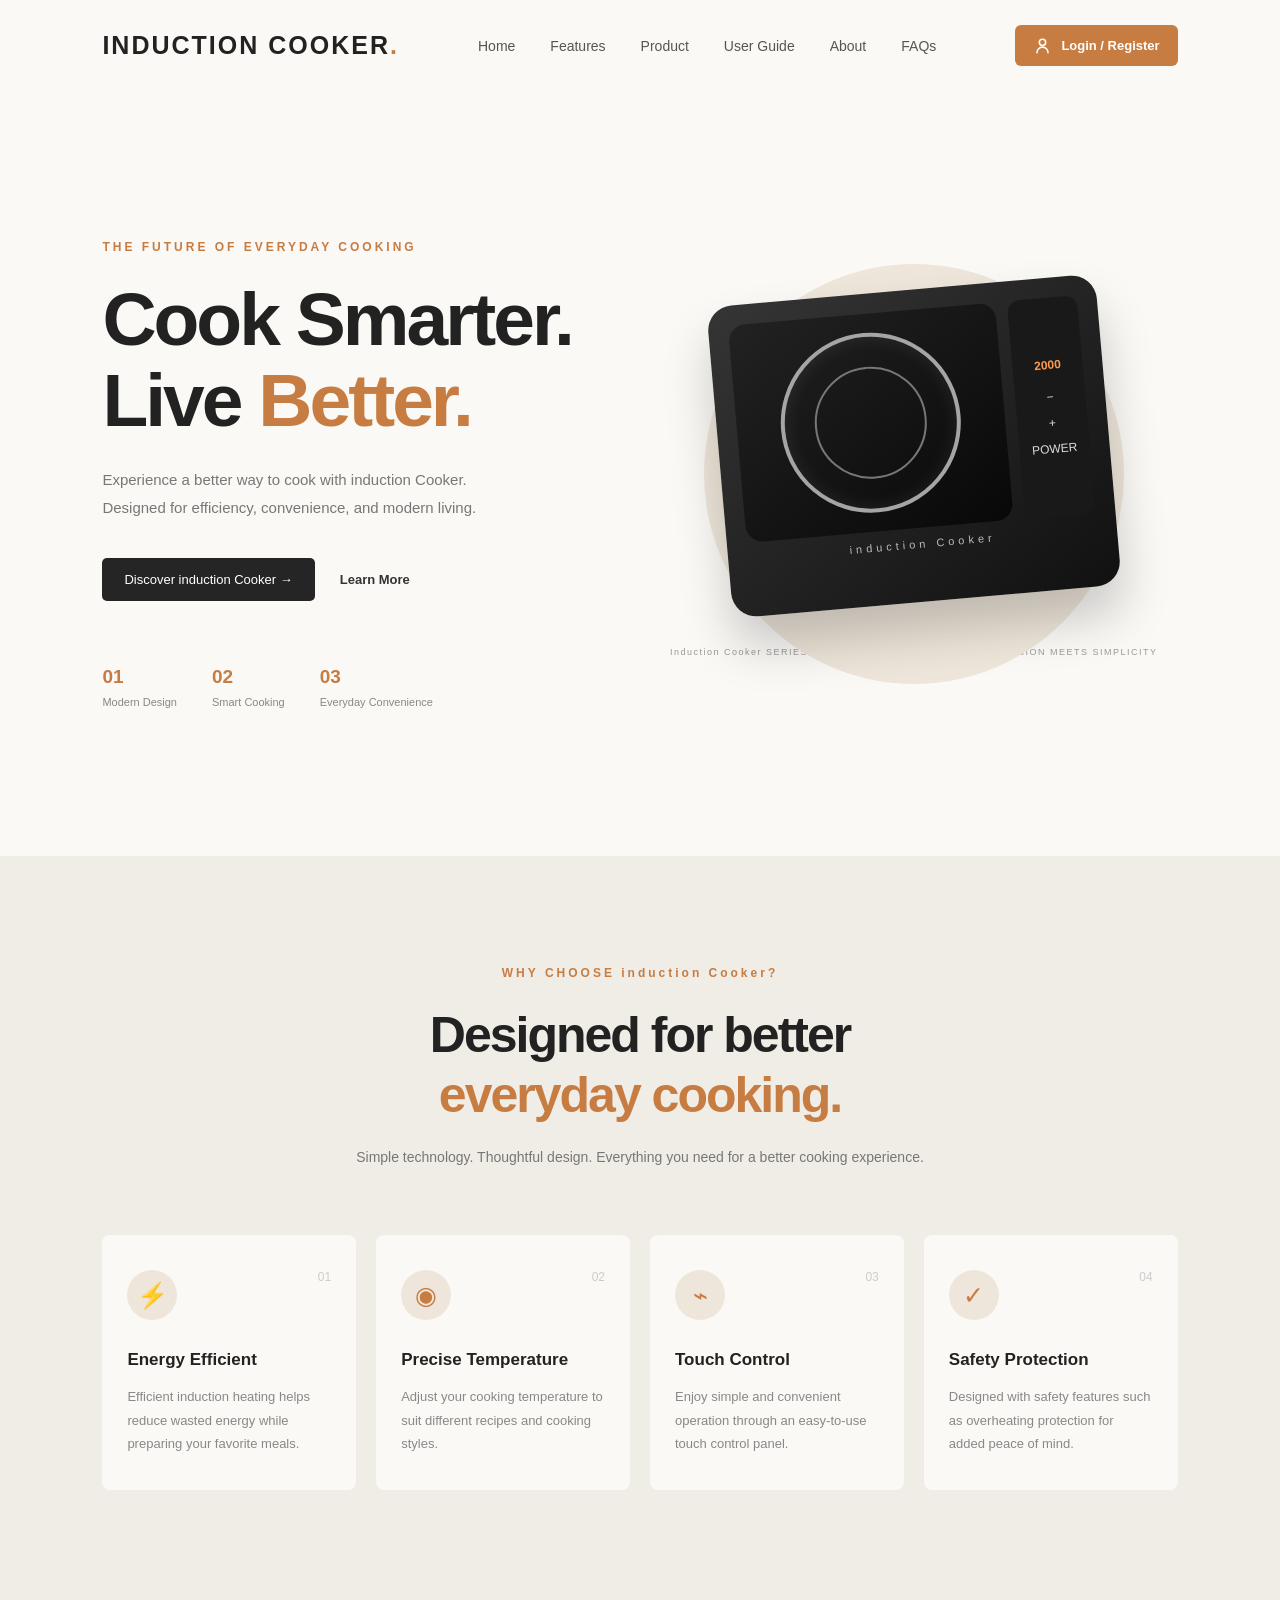
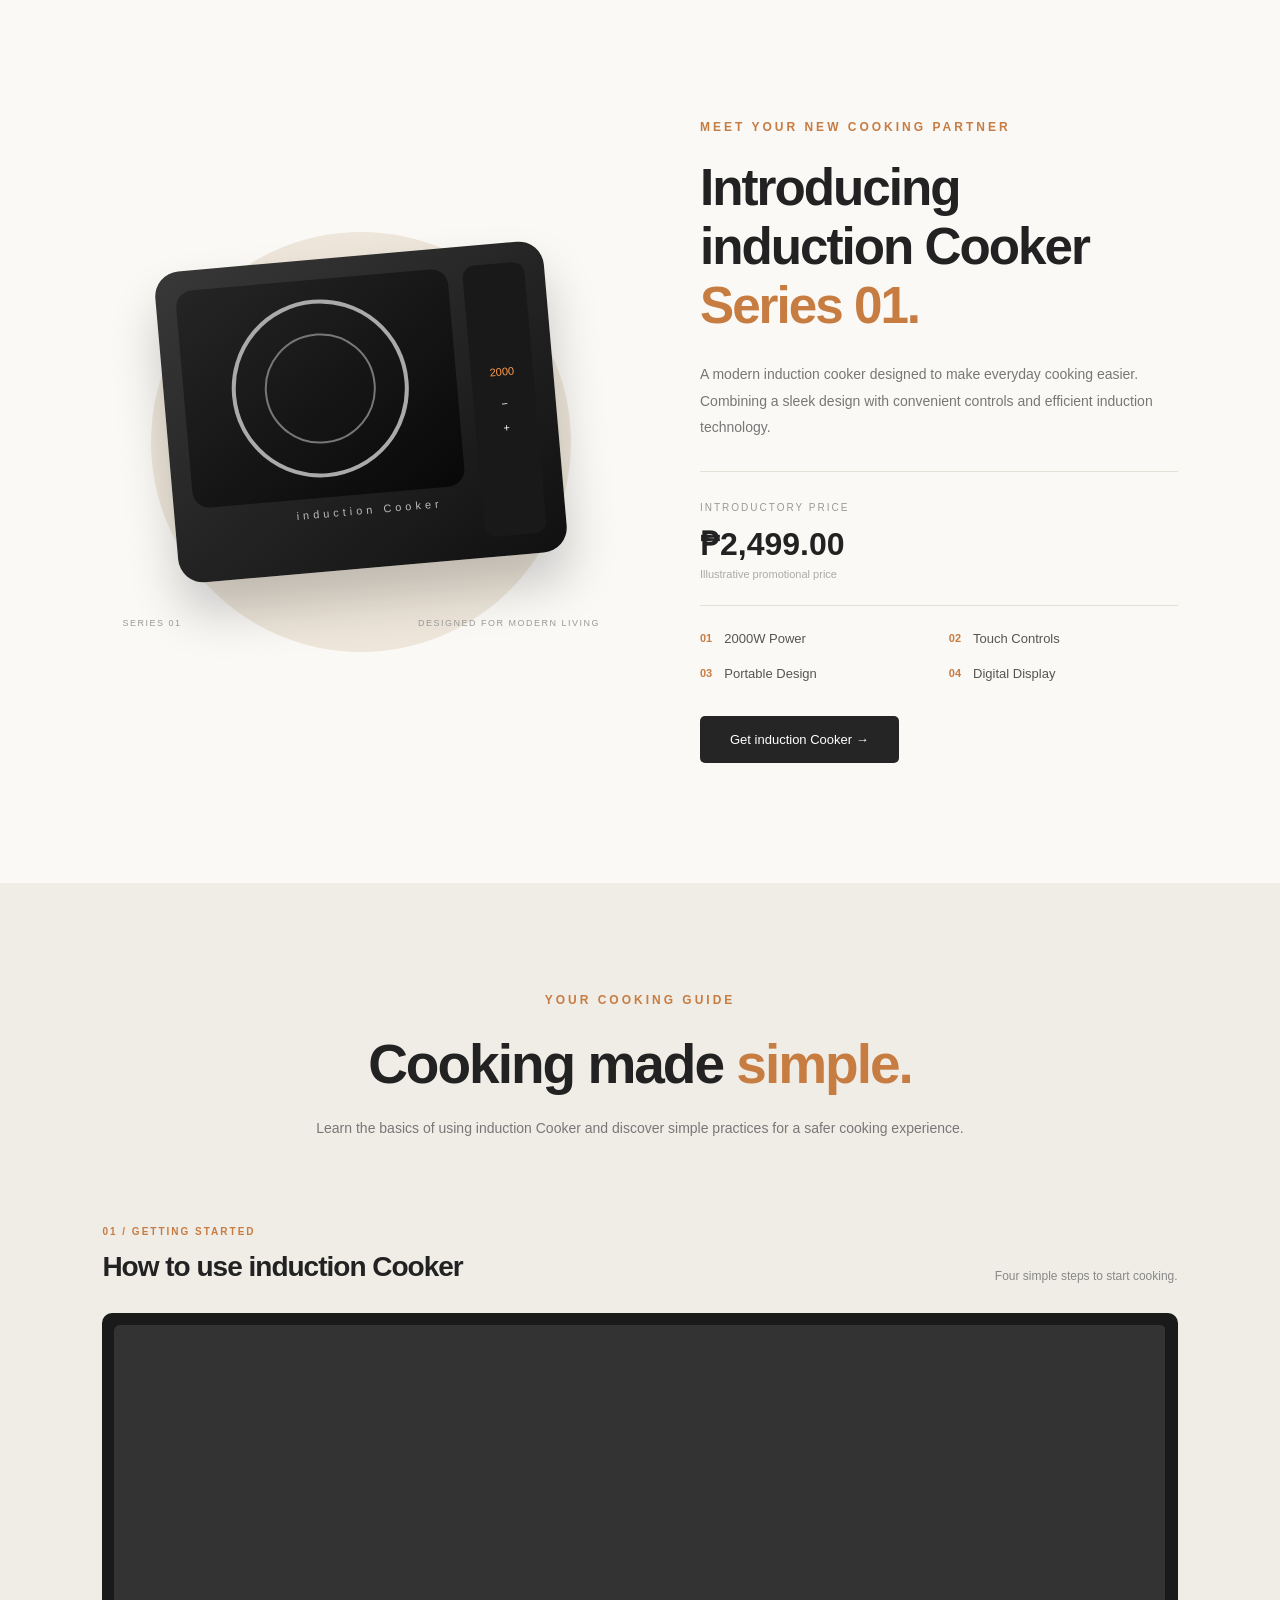
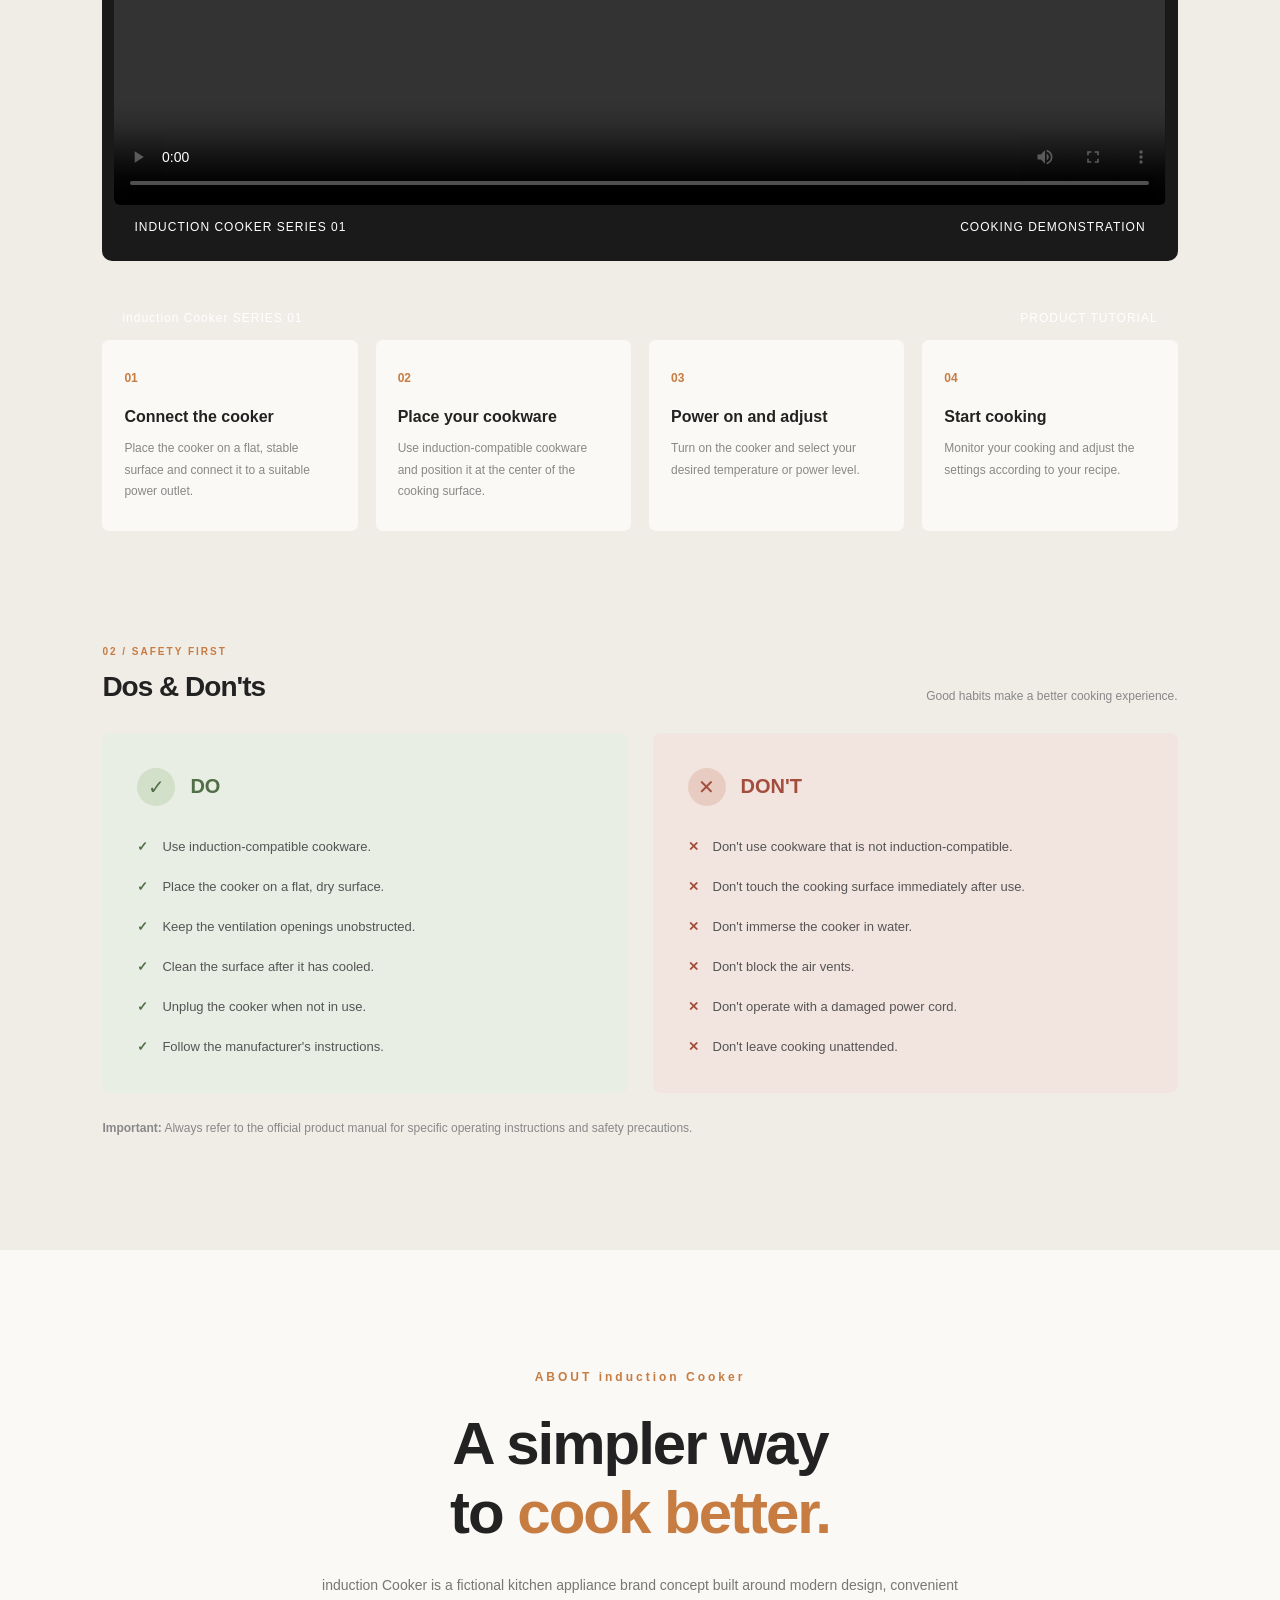
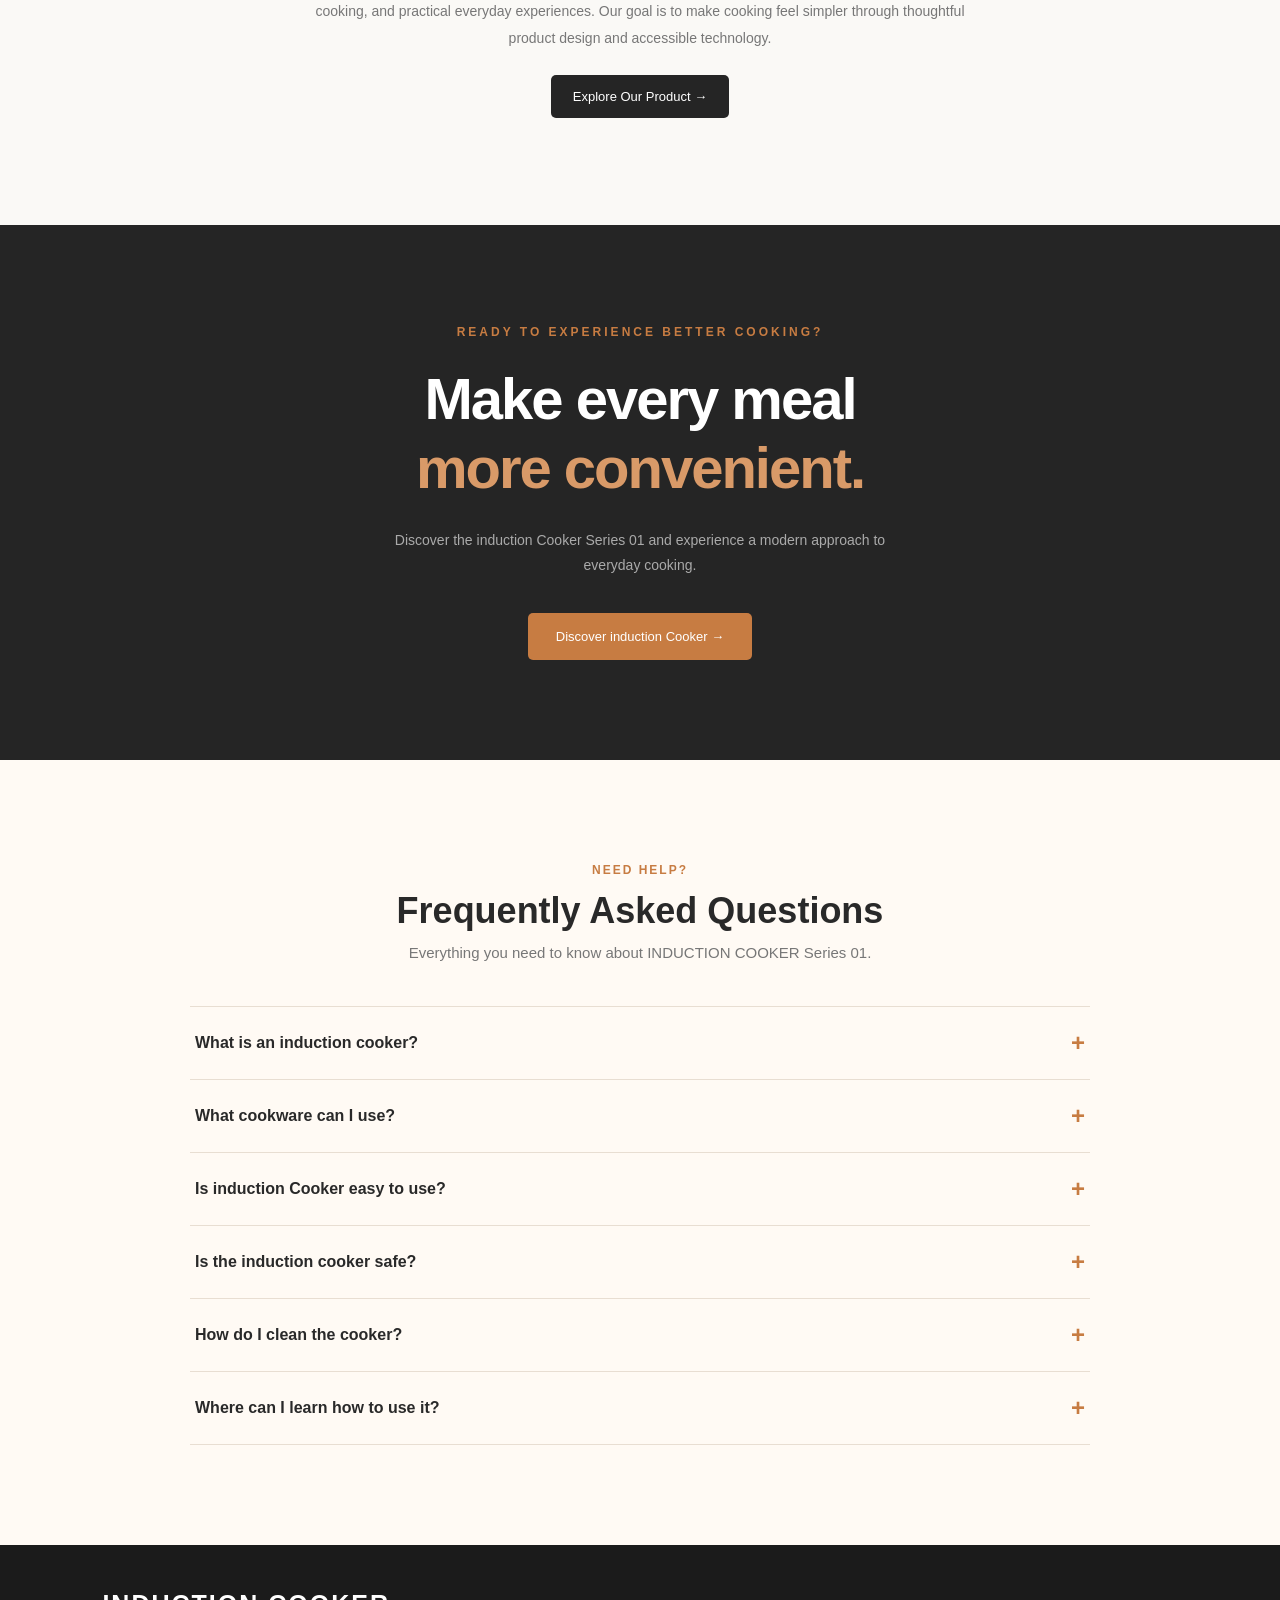
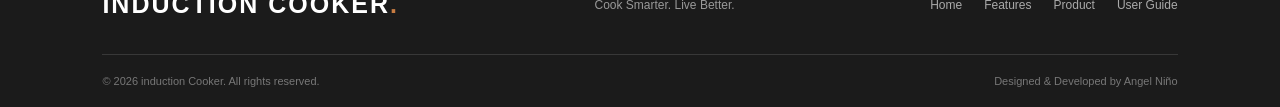
<file: index.html>
<!DOCTYPE html>
<html lang="en">
<head>
    <meta charset="UTF-8">
    <meta name="viewport" content="width=device-width, initial-scale=1.0">

    <meta name="description" content="Discover induction Cooker Series 01, a modern induction cooker designed for efficient and convenient everyday cooking.">

    <title>Induction Cooker | Cook Smarter. Live Better.</title>

    <link rel="stylesheet" href="style.css">
</head>

<body>


    <header class="header">
        <nav class="navbar">

            <a href="#home" class="logo">
                INDUCTION COOKER<span>.</span>
            </a>

            <ul class="nav-links" id="navLinks">
                <li><a href="#home">Home</a></li>
                <li><a href="#features">Features</a></li>
                <li><a href="#product">Product</a></li>
                <li><a href="#guide">User Guide</a></li>
                <li><a href="#about">About</a></li>
                <li><a href="#faq">FAQs</a></li>
            </ul>

            <div class="account-area" id="accountArea">

                
                <a href="account.html" class="account-link" id="accountLink">
                    <svg xmlns="http://www.w3.org/2000/svg"
                        width="19" height="19"
                        viewBox="0 0 24 24"
                        fill="none" stroke="currentColor"
                        stroke-width="2"
                        stroke-linecap="round"
                        stroke-linejoin="round">
                        <circle cx="12" cy="8" r="4"/>
                        <path d="M5 21a7 7 0 0 1 14 0"/>
                    </svg>

                    <span>Login / Register</span>
                </a>

            </div>


            <button
                class="menu-toggle"
                id="menuToggle"
                aria-label="Toggle navigation"
                aria-expanded="false">
                ☰
            </button>

        </nav>
    </header>


    <main>


        <section class="hero" id="home">

            <div class="hero-content">

                <p class="eyebrow">
                    THE FUTURE OF EVERYDAY COOKING
                </p>

                <h1>
                    Cook Smarter.<br>
                    Live <span>Better.</span>
                </h1>

                <p class="hero-description">
                    Experience a better way to cook with induction Cooker.
                    Designed for efficiency, convenience, and
                    modern living.
                </p>

                <div class="hero-buttons">

                    <a href="#product" class="primary-button">
                        Discover induction Cooker →
                    </a>

                    <a href="#features" class="secondary-button">
                        Learn More
                    </a>

                </div>

                <div class="hero-info">

                    <div>
                        <strong>01</strong>
                        <span>Modern Design</span>
                    </div>

                    <div>
                        <strong>02</strong>
                        <span>Smart Cooking</span>
                    </div>

                    <div>
                        <strong>03</strong>
                        <span>Everyday Convenience</span>
                    </div>

                </div>

            </div>


            <!-- HERO PRODUCT VISUAL -->

            <div class="hero-visual">

                <div class="product-glow"></div>

                <div class="product">

                    <div class="product-top">

                        <div class="cooking-surface">

                            <div class="cooking-ring">
                                <div class="inner-ring"></div>
                            </div>

                        </div>

                        <div class="control-panel">

                            <span class="display">2000</span>

                            <div class="control-buttons">
                                <span>−</span>
                                <span>+</span>
                                <span>POWER</span>
                            </div>

                        </div>

                    </div>

                    <div class="product-brand">
                        induction Cooker
                    </div>

                </div>

                <div class="product-caption">
                    <span>Induction Cooker SERIES 01</span>
                    <span>PRECISION MEETS SIMPLICITY</span>
                </div>

            </div>

        </section>



        <section class="features" id="features">

            <div class="features-header">

                <p class="eyebrow">
                    WHY CHOOSE induction Cooker?
                </p>

                <h2>
                    Designed for better<br>
                    <span>everyday cooking.</span>
                </h2>

                <p>
                    Simple technology. Thoughtful design.
                    Everything you need for a better cooking experience.
                </p>

            </div>


            <div class="features-container">

                <div class="feature-card">

                    <div class="feature-icon">⚡</div>

                    <h3>Energy Efficient</h3>

                    <p>
                        Efficient induction heating helps reduce
                        wasted energy while preparing your favorite meals.
                    </p>

                    <span class="feature-number">01</span>

                </div>


                <div class="feature-card">

                    <div class="feature-icon">◉</div>

                    <h3>Precise Temperature</h3>

                    <p>
                        Adjust your cooking temperature to suit
                        different recipes and cooking styles.
                    </p>

                    <span class="feature-number">02</span>

                </div>


                <div class="feature-card">

                    <div class="feature-icon">⌁</div>

                    <h3>Touch Control</h3>

                    <p>
                        Enjoy simple and convenient operation
                        through an easy-to-use touch control panel.
                    </p>

                    <span class="feature-number">03</span>

                </div>


                <div class="feature-card">

                    <div class="feature-icon">✓</div>

                    <h3>Safety Protection</h3>

                    <p>
                        Designed with safety features such as
                        overheating protection for added peace of mind.
                    </p>

                    <span class="feature-number">04</span>

                </div>

            </div>

        </section>


        <!-- ================= PRODUCT SHOWCASE ================= -->

        <section class="product-showcase" id="product">


            <!-- PRODUCT VISUAL -->

            <div class="showcase-visual">

                <div class="showcase-circle"></div>

                <div class="showcase-product">

                    <div class="showcase-cooking-surface">

                        <div class="showcase-ring">
                            <div></div>
                        </div>

                    </div>

                    <div class="showcase-controls">

                        <span>2000</span>

                        <div>
                            <span>−</span>
                            <span>+</span>
                        </div>

                    </div>

                    <p>induction Cooker</p>

                </div>

                <div class="showcase-label">
                    <span>SERIES 01</span>
                    <span>DESIGNED FOR MODERN LIVING</span>
                </div>

            </div>


            <!-- PRODUCT DETAILS -->

            <div class="showcase-content">

                <p class="eyebrow">
                    MEET YOUR NEW COOKING PARTNER
                </p>

                <h2>
                    Introducing<br>
                    induction Cooker <span>Series 01.</span>
                </h2>

                <p class="showcase-description">
                    A modern induction cooker designed to make
                    everyday cooking easier. Combining a sleek
                    design with convenient controls and efficient
                    induction technology.
                </p>

                <div class="showcase-price">

                    <span>INTRODUCTORY PRICE</span>

                    <h3>₱2,499.00</h3>

                    <p>Illustrative promotional price</p>

                </div>


                <div class="showcase-specs">

                    <div>
                        <span>01</span>
                        <p>2000W Power</p>
                    </div>

                    <div>
                        <span>02</span>
                        <p>Touch Controls</p>
                    </div>

                    <div>
                        <span>03</span>
                        <p>Portable Design</p>
                    </div>

                    <div>
                        <span>04</span>
                        <p>Digital Display</p>
                    </div>

                </div>

                <a href="#contact" class="showcase-button">
                    Get induction Cooker →
                </a>

            </div>

        </section>



        <section class="user-guide" id="guide">

            <div class="guide-header">

                <p class="eyebrow">
                    YOUR COOKING GUIDE
                </p>

                <h2>
                    Cooking made <span>simple.</span>
                </h2>

                <p>
                    Learn the basics of using induction Cooker and discover
                    simple practices for a safer cooking experience.
                </p>

            </div>



            <div class="how-to-use">

                <div class="guide-title">

                    <div>
                        <span class="section-number">
                            01 / GETTING STARTED
                        </span>

                        <h3>How to use induction Cooker</h3>
                    </div>

                    <p>
                        Four simple steps to start cooking.
                    </p>

                </div>

                    
                                
                <div class="guide-video">

                    <video controls playsinline preload="metadata">
                        <source src="How-to-use.mp4" type="video/mp4">

                        Your browser does not support HTML video.
                    </video>

                    <div class="video-caption">
                        <span>INDUCTION COOKER SERIES 01</span>
                        <span>COOKING DEMONSTRATION</span>
                    </div>

                </div>




                    <div class="video-caption">
                        <span>induction Cooker SERIES 01</span>
                        <span>PRODUCT TUTORIAL</span>
                    </div>

                </div>


                <!-- INSTRUCTIONS -->

                <div class="steps-container">

                    <div class="step-card">

                        <span>01</span>

                        <h4>Connect the cooker</h4>

                        <p>
                            Place the cooker on a flat, stable surface
                            and connect it to a suitable power outlet.
                        </p>

                    </div>


                    <div class="step-card">

                        <span>02</span>

                        <h4>Place your cookware</h4>

                        <p>
                            Use induction-compatible cookware and
                            position it at the center of the cooking surface.
                        </p>

                    </div>


                    <div class="step-card">

                        <span>03</span>

                        <h4>Power on and adjust</h4>

                        <p>
                            Turn on the cooker and select your desired
                            temperature or power level.
                        </p>

                    </div>


                    <div class="step-card">

                        <span>04</span>

                        <h4>Start cooking</h4>

                        <p>
                            Monitor your cooking and adjust the
                            settings according to your recipe.
                        </p>

                    </div>

                </div>

            </div>


            <!-- DOS AND DONTS -->

            <div class="safety-guide">

                <div class="guide-title">

                    <div>
                        <span class="section-number">
                            02 / SAFETY FIRST
                        </span>

                        <h3>Dos & Don'ts</h3>
                    </div>

                    <p>
                        Good habits make a better cooking experience.
                    </p>

                </div>


                <div class="safety-container">


                    <!-- DO -->

                    <div class="safety-card do-card">

                        <div class="safety-heading">

                            <span class="safety-symbol">✓</span>

                            <h4>DO</h4>

                        </div>

                        <ul>
                            <li>Use induction-compatible cookware.</li>

                            <li>Place the cooker on a flat, dry surface.</li>

                            <li>Keep the ventilation openings unobstructed.</li>

                            <li>Clean the surface after it has cooled.</li>

                            <li>Unplug the cooker when not in use.</li>

                            <li>Follow the manufacturer's instructions.</li>
                        </ul>

                    </div>


                    <!-- DON'T -->

                    <div class="safety-card dont-card">

                        <div class="safety-heading">

                            <span class="safety-symbol">✕</span>

                            <h4>DON'T</h4>

                        </div>

                        <ul>
                            <li>Don't use cookware that is not induction-compatible.</li>

                            <li>Don't touch the cooking surface immediately after use.</li>

                            <li>Don't immerse the cooker in water.</li>

                            <li>Don't block the air vents.</li>

                            <li>Don't operate with a damaged power cord.</li>

                            <li>Don't leave cooking unattended.</li>
                        </ul>

                    </div>

                </div>


                <p class="safety-note">
                    <strong>Important:</strong>
                    Always refer to the official product manual for
                    specific operating instructions and safety precautions.
                </p>

            </div>

        </section>


        <!-- ================= ABOUT SECTION ================= -->

        <section class="about" id="about">

            <div class="about-content">

                <p class="eyebrow">
                    ABOUT induction Cooker
                </p>

                <h2>
                    A simpler way<br>
                    to <span>cook better.</span>
                </h2>

                <p>
                    induction Cooker is a fictional kitchen appliance brand
                    concept built around modern design, convenient
                    cooking, and practical everyday experiences.

                    Our goal is to make cooking feel simpler through
                    thoughtful product design and accessible technology.
                </p>

                <a href="#product" class="primary-button">
                    Explore Our Product →
                </a>

            </div>

        </section>


        <!-- ================= CONTACT / CALL TO ACTION ================= -->

        <section class="contact" id="contact">

            <p class="eyebrow">
                READY TO EXPERIENCE BETTER COOKING?
            </p>

            <h2>
                Make every meal<br>
                <span>more convenient.</span>
            </h2>

            <p>
                Discover the induction Cooker Series 01 and experience
                a modern approach to everyday cooking.
            </p>

            <a href="#product" class="contact-button">
                Discover induction Cooker →
            </a>

        </section>

    </main>

    
<!-- FAQ SECTION -->
<section class="faq-section" id="faq">
    <div class="faq-container">

        <div class="faq-heading">
            <span class="section-label">NEED HELP?</span>
            <h2>Frequently Asked Questions</h2>
            <p>Everything you need to know about INDUCTION COOKER Series 01.</p>
        </div>

        <div class="faq-list">

            <details class="faq-item">
                <summary>What is an induction cooker?</summary>
                <p>
                    An induction cooker uses electromagnetic technology
                    to heat compatible cookware directly instead of
                    heating the cooking surface itself.
                </p>
            </details>

            <details class="faq-item">
                <summary>What cookware can I use?</summary>
                <p>
                    You need induction-compatible cookware, usually
                    made from magnetic stainless steel or cast iron.
                </p>
            </details>

            <details class="faq-item">
                <summary>Is induction Cooker easy to use?</summary>
                <p>
                    Yes! The touch controls and digital display are
                    designed to make adjusting cooking settings simple.
                </p>
            </details>

            <details class="faq-item">
                <summary>Is the induction cooker safe?</summary>
                <p>
                    Induction cooking generally heats cookware directly.
                    Always follow the product instructions, use compatible
                    cookware, and keep the surface clean and dry.
                </p>
            </details>

            <details class="faq-item">
                <summary>How do I clean the cooker?</summary>
                <p>
                    Turn off and unplug the cooker. Allow it to cool,
                    then wipe the surface with a soft damp cloth.
                    Avoid abrasive cleaners.
                </p>
            </details>

            <details class="faq-item">
                <summary>Where can I learn how to use it?</summary>
                <p>
                    Visit our User Guide section for a cooking
                    demonstration and helpful usage tips.
                </p>
            </details>

        </div>

    </div>

</section>





    <footer class="footer">

        <div class="footer-content">

            <a href="#home" class="logo">
                INDUCTION COOKER<span>.</span>
            </a>

            <p>
                Cook Smarter. Live Better.
            </p>

            <div class="footer-links">
                <a href="#home">Home</a>
                <a href="#features">Features</a>
                <a href="#product">Product</a>
                <a href="#guide">User Guide</a>
            </div>

        </div>

        <div class="footer-bottom">

            <p>
                © 2026 induction Cooker. All rights reserved.
            </p>

            <p>
               Designed & Developed by Angel Niño
            </p>

        </div>

    </footer>


    <script src="script.js"></script>

</body>
</html>
</file>
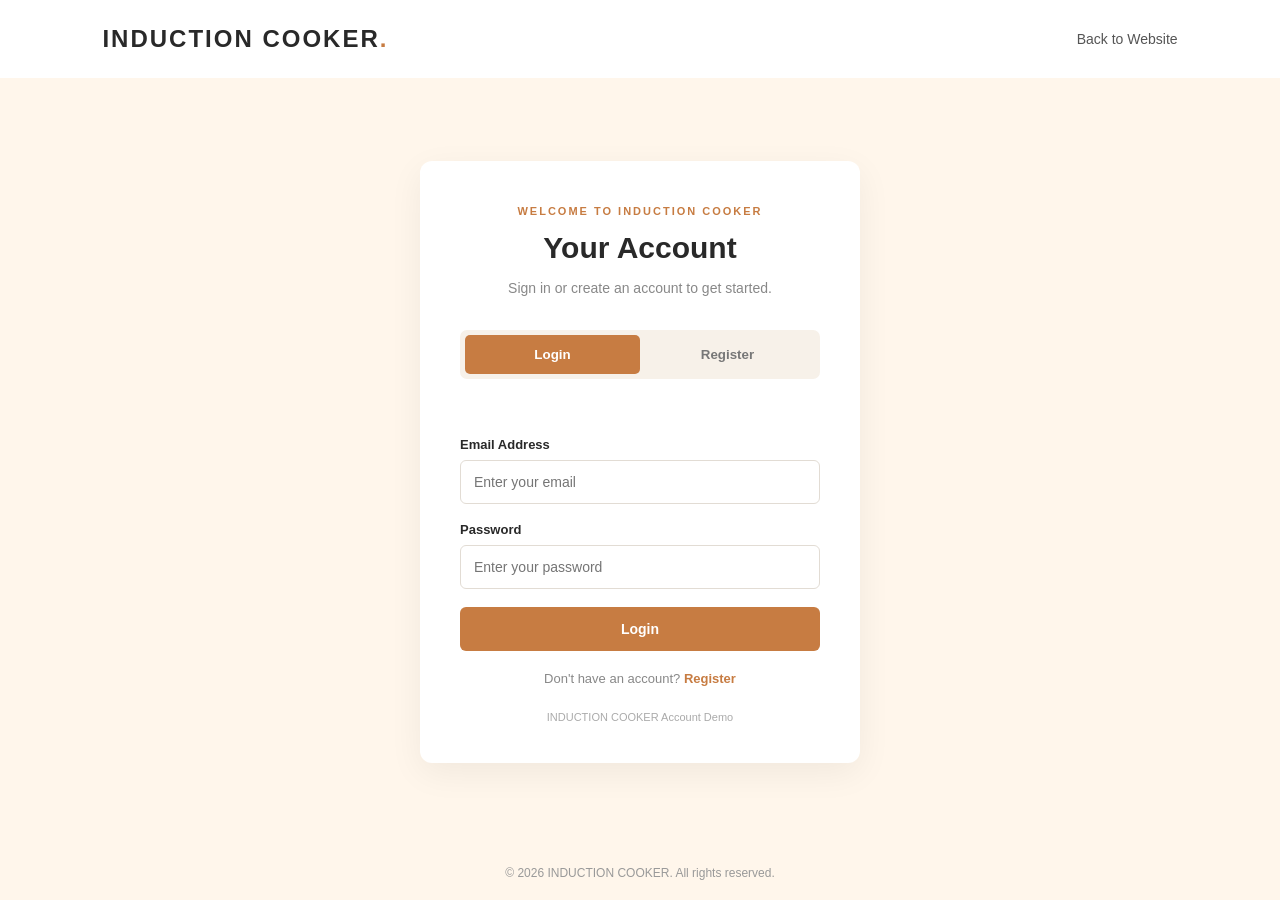
<file: account.html>
<!DOCTYPE html>
<html lang="en">
<head>
    <meta charset="UTF-8">
    <meta name="viewport" content="width=device-width, initial-scale=1.0">
    <title>Account | INDUCTION COOKER</title>

    <link rel="stylesheet" href="account.css">
    <script src="account.js" defer></script>
</head>
<body>

    <header class="account-header">
        <a href="index.html" class="logo">INDUCTION COOKER<span>.</span></a>
        <a href="index.html" class="back-link">Back to Website</a>
    </header>

    <main class="account-container">

        <div class="account-card">

            <div class="account-heading">
                <span class="section-label">WELCOME TO INDUCTION COOKER</span>
                <h1>Your Account</h1>
                <p>Sign in or create an account to get started.</p>
            </div>

            <!-- LOGIN / REGISTER TABS -->
            <div class="account-tabs" id="accountTabs">
                <button class="tab active" id="loginTab">Login</button>
                <button class="tab" id="registerTab">Register</button>
            </div>

            <p class="form-message" id="formMessage"></p>

            <!-- LOGIN FORM -->
            <form id="loginForm">

                <div class="form-group">
                    <label for="loginEmail">Email Address</label>
                    <input
                        type="email"
                        id="loginEmail"
                        placeholder="Enter your email"
                        required>
                </div>

                <div class="form-group">
                    <label for="loginPassword">Password</label>
                    <input
                        type="password"
                        id="loginPassword"
                        placeholder="Enter your password"
                        required>
                </div>

                <button type="submit" class="submit-btn">
                    Login
                </button>

                <p class="switch-text">
                    Don't have an account?
                    <a href="#" id="showRegister">Register</a>
                </p>

            </form>

            <!-- REGISTER FORM -->
            <form id="registerForm" hidden>

                <div class="form-group">
                    <label for="registerName">Full Name</label>
                    <input
                        type="text"
                        id="registerName"
                        placeholder="Enter your full name"
                        required>
                </div>

                <div class="form-group">
                    <label for="registerEmail">Email Address</label>
                    <input
                        type="email"
                        id="registerEmail"
                        placeholder="Enter your email"
                        required>
                </div>

                <div class="form-group">
                    <label for="registerPassword">Password</label>
                    <input
                        type="password"
                        id="registerPassword"
                        placeholder="At least 8 characters"
                        minlength="8"
                        required>
                </div>

                <div class="form-group">
                    <label for="confirmPassword">Confirm Password</label>
                    <input
                        type="password"
                        id="confirmPassword"
                        placeholder="Confirm your password"
                        required>
                </div>

                <button type="submit" class="submit-btn">
                    Create Account
                </button>

                <p class="switch-text">
                    Already have an account?
                    <a href="#" id="showLogin">Login</a>
                </p>

            </form>

            <!-- LOGGED-IN VIEW -->
            <div id="profileView" hidden>
                <div class="profile-icon">👤</div>
                <h2 id="profileName">Welcome!</h2>
                <p id="profileEmail"></p>

                <button type="button" class="submit-btn" id="logoutBtn">
                    Logout
                </button>
            </div>

            <p class="demo-note">
                INDUCTION COOKER Account Demo
            </p>

        </div>

    </main>

    <footer class="account-footer">
        <p>© 2026 INDUCTION COOKER. All rights reserved.</p>
    </footer>

</body>
</html>
</file>
<file: style.css>
* {
    margin: 0;
    padding: 0;
    box-sizing: border-box;
}

html {
    scroll-behavior: smooth;
    scroll-padding-top: 85px;
}

body {
    font-family: Arial, Helvetica, sans-serif;
    background-color: #faf9f6;
    color: #222;
}

:root {
    --bg: #faf9f6;
    --beige: #f0ede7;
    --orange: #c77c42;
    --dark: #252525;
    --gray: #777;
}




.header {
    width: 100%;
    padding: 25px 8%;
    background-color: var(--bg);
    position: sticky;
    top: 0;
    z-index: 100;
}

.header h6{
    text-align: right;
    font-size: 8;
    text-decoration: none;
}

.navbar {
    display: flex;
    align-items: center;
    justify-content: space-between;
}

.logo {
    text-decoration: none;
    font-size: 25px;
    font-weight: 800;
    letter-spacing: 2px;
    color: #222;
}

.logo span {
    color: var(--orange);
}

.nav-links {
    display: flex;
    list-style: none;
    gap: 35px;
}

.nav-links a {
    text-decoration: none;
    color: #555;
    font-size: 14px;
    transition: 0.3s;
}

.nav-links a:hover {
    color: var(--orange);
}

.nav-button,
.primary-button {
    text-decoration: none;
    background-color: var(--dark);
    color: white;
    padding: 14px 22px;
    border-radius: 5px;
    font-size: 13px;
    transition: 0.3s;
}

.nav-button:hover,
.primary-button:hover {
    background-color: var(--orange);
}

.menu-toggle {
    display: none;
    border: none;
    background: none;
    font-size: 25px;
    cursor: pointer;
}



.hero {
    min-height: 85vh;
    padding: 65px 8%;
    display: flex;
    align-items: center;
    justify-content: space-between;
    gap: 60px;
    overflow: hidden;
}

.hero-content {
    flex: 1;
    max-width: 550px;
}

.eyebrow {
    color: var(--orange);
    font-size: 12px;
    font-weight: bold;
    letter-spacing: 3px;
    margin-bottom: 25px;
}

.hero-content h1 {
    font-size: clamp(45px, 6vw, 75px);
    line-height: 1.08;
    letter-spacing: -3px;
    margin-bottom: 25px;
}

.hero-content h1 span {
    color: var(--orange);
}

.hero-description {
    max-width: 430px;
    color: var(--gray);
    font-size: 15px;
    line-height: 1.9;
    margin-bottom: 35px;
}

.hero-buttons {
    display: flex;
    align-items: center;
    gap: 25px;
}

.secondary-button {
    text-decoration: none;
    color: #333;
    font-size: 13px;
    font-weight: bold;
}

.hero-info {
    display: flex;
    gap: 35px;
    margin-top: 65px;
}

.hero-info div {
    display: flex;
    flex-direction: column;
    gap: 8px;
}

.hero-info strong {
    font-size: 19px;
    color: var(--orange);
}

.hero-info span {
    font-size: 11px;
    color: #888;
}



.hero-visual {
    flex: 1;
    min-width: 0;
    max-width: 530px;
    position: relative;
    display: flex;
    flex-direction: column;
    align-items: center;
    justify-content: center;
    padding: 50px 20px;
}

.product-glow {
    position: absolute;
    width: 420px;
    height: 420px;
    background: #eee6da;
    border-radius: 50%;
    z-index: 0;
}

.product {
    position: relative;
    z-index: 1;
    width: min(100%, 390px);
    aspect-ratio: 1.25 / 1;
    background: linear-gradient(145deg, #353535, #111);
    border-radius: 25px;
    padding: 20px;
    box-shadow: 0 30px 50px #0003;
    transform: rotate(-5deg);
}

.product-top {
    display: flex;
    height: 80%;
    gap: 12px;
}

.cooking-surface {
    flex: 1;
    background: linear-gradient(145deg, #222, #080808);
    border-radius: 17px;
    display: flex;
    align-items: center;
    justify-content: center;
}

.cooking-ring {
    width: 180px;
    max-width: 85%;
    aspect-ratio: 1;
    border: 4px solid #a5a5a5;
    border-radius: 50%;
    display: flex;
    align-items: center;
    justify-content: center;
    box-shadow: inset 0 0 20px #ffffff15;
}

.inner-ring {
    width: 65%;
    aspect-ratio: 1;
    border: 2px solid #777;
    border-radius: 50%;
}

.control-panel {
    width: 70px;
    background: #191919;
    border-radius: 12px;
    display: flex;
    flex-direction: column;
    justify-content: center;
    align-items: center;
    gap: 18px;
}

.display {
    color: #ff9a4d;
    font-size: 12px;
    font-weight: bold;
}

.control-buttons {
    display: flex;
    flex-direction: column;
    align-items: center;
    gap: 12px;
    color: #ddd;
    font-size: 12px;
}

.product-brand {
    color: #bbb;
    font-size: 11px;
    letter-spacing: 4px;
    text-align: center;
    margin-top: 10px;
}

.product-caption {
    width: 100%;
    display: flex;
    justify-content: space-between;
    gap: 10px;
    margin-top: 45px;
    font-size: 9px;
    letter-spacing: 1.5px;
    color: #999;
}




.features {
    padding: 110px 8%;
    background-color: var(--beige);
}

.features-header {
    text-align: center;
    max-width: 600px;
    margin: 0 auto 65px;
}

.features-header h2 {
    font-size: clamp(35px, 4vw, 50px);
    line-height: 1.2;
    letter-spacing: -2px;
    margin-bottom: 20px;
}

.features-header h2 span {
    color: var(--orange);
}

.features-header > p:last-child {
    color: var(--gray);
    font-size: 14px;
    line-height: 1.8;
}

.features-container {
    display: grid;
    grid-template-columns: repeat(4, 1fr);
    gap: 20px;
}

.feature-card {
    position: relative;
    background-color: var(--bg);
    padding: 35px 25px;
    min-height: 250px;
    border-radius: 8px;
    transition: transform 0.3s ease,
                box-shadow 0.3s ease;
}

.feature-card:hover {
    transform: translateY(-8px);
    box-shadow: 0 15px 30px #0000000d;
}

.feature-icon {
    width: 50px;
    height: 50px;
    display: flex;
    align-items: center;
    justify-content: center;
    background-color: #eee6da;
    color: var(--orange);
    border-radius: 50%;
    font-size: 25px;
    margin-bottom: 30px;
}

.feature-card h3 {
    font-size: 17px;
    margin-bottom: 15px;
}

.feature-card p {
    color: #888;
    font-size: 13px;
    line-height: 1.8;
}

.feature-number {
    position: absolute;
    right: 25px;
    top: 35px;
    color: #ccc;
    font-size: 12px;
}




.product-showcase {
    padding: 120px 8%;
    display: flex;
    align-items: center;
    justify-content: space-between;
    gap: 80px;
    background-color: var(--bg);
}

.showcase-visual {
    flex: 1;
    min-width: 0;
    position: relative;
    display: flex;
    flex-direction: column;
    align-items: center;
    justify-content: center;
    padding: 60px 20px;
}

.showcase-circle {
    position: absolute;
    width: 420px;
    height: 420px;
    background-color: #eee6da;
    border-radius: 50%;
}

.showcase-product {
    position: relative;
    z-index: 1;
    width: min(100%, 390px);
    aspect-ratio: 1.25 / 1;
    padding: 20px;
    background: linear-gradient(145deg, #383838, #101010);
    border-radius: 25px;
    box-shadow: 0 30px 50px #0003;
    transform: rotate(-5deg);
}

.showcase-cooking-surface {
    height: 80%;
    width: 78%;
    background: linear-gradient(145deg, #252525, #080808);
    border-radius: 17px;
    display: flex;
    justify-content: center;
    align-items: center;
}

.showcase-ring {
    width: 65%;
    aspect-ratio: 1;
    border: 4px solid #aaa;
    border-radius: 50%;
    display: flex;
    align-items: center;
    justify-content: center;
}

.showcase-ring div {
    width: 65%;
    aspect-ratio: 1;
    border: 2px solid #777;
    border-radius: 50%;
}

.showcase-controls {
    position: absolute;
    right: 20px;
    top: 20px;
    bottom: 20px;
    width: 16%;
    background: #191919;
    border-radius: 12px;
    display: flex;
    flex-direction: column;
    align-items: center;
    justify-content: center;
    gap: 20px;
    color: #ff9a4d;
    font-size: 11px;
}

.showcase-controls div {
    display: flex;
    flex-direction: column;
    gap: 12px;
    color: white;
}

.showcase-product > p {
    color: #bbb;
    text-align: center;
    letter-spacing: 4px;
    font-size: 11px;
    margin-top: 10px;
}

.showcase-label {
    position: relative;
    z-index: 1;
    width: 100%;
    display: flex;
    justify-content: space-between;
    gap: 10px;
    margin-top: 50px;
    color: #999;
    font-size: 9px;
    letter-spacing: 1.5px;
}



.showcase-content {
    flex: 1;
    max-width: 500px;
}

.showcase-content h2 {
    font-size: clamp(38px, 4vw, 55px);
    letter-spacing: -2px;
    line-height: 1.15;
    margin-bottom: 25px;
}

.showcase-content h2 span {
    color: var(--orange);
}

.showcase-description {
    color: var(--gray);
    font-size: 14px;
    line-height: 1.9;
    margin-bottom: 30px;
}

.showcase-price {
    border-top: 1px solid #e5e0d8;
    border-bottom: 1px solid #e5e0d8;
    padding: 25px 0;
    margin-bottom: 25px;
}

.showcase-price > span {
    color: #999;
    font-size: 10px;
    letter-spacing: 2px;
}

.showcase-price h3 {
    font-size: 32px;
    margin: 10px 0 5px;
}

.showcase-price p {
    color: #aaa;
    font-size: 11px;
}

.showcase-specs {
    display: grid;
    grid-template-columns: repeat(2, 1fr);
    gap: 20px;
    margin-bottom: 35px;
}

.showcase-specs div {
    display: flex;
    align-items: center;
    gap: 12px;
}

.showcase-specs span {
    color: var(--orange);
    font-size: 11px;
    font-weight: bold;
}

.showcase-specs p {
    font-size: 13px;
    color: #555;
}

.showcase-button {
    display: inline-block;
    text-decoration: none;
    color: white;
    background-color: var(--dark);
    padding: 16px 30px;
    border-radius: 5px;
    font-size: 13px;
    transition: 0.3s;
}

.showcase-button:hover {
    background-color: var(--orange);
}




.user-guide {
    padding: 110px 8%;
    background-color: var(--beige);
}

.guide-header {
    text-align: center;
    max-width: 650px;
    margin: 0 auto 80px;
}

.guide-header h2 {
    font-size: clamp(38px, 5vw, 55px);
    letter-spacing: -2px;
    margin-bottom: 20px;
}

.guide-header h2 span {
    color: var(--orange);
}

.guide-header > p:last-child {
    color: var(--gray);
    font-size: 14px;
    line-height: 1.8;
}



.guide-title {
    display: flex;
    align-items: end;
    justify-content: space-between;
    gap: 20px;
    margin-bottom: 30px;
}

.section-number {
    color: var(--orange);
    font-size: 10px;
    letter-spacing: 2px;
    font-weight: bold;
}

.guide-title h3 {
    font-size: 28px;
    margin-top: 12px;
    letter-spacing: -1px;
}

.guide-title > p {
    color: #888;
    font-size: 12px;
}




.guide-video {
    background: #222;
    border-radius: 10px;
    padding: 12px;
    margin-bottom: 35px;
}

.guide-video video {
    display: block;
    width: 100%;
    max-height: 480px;
    aspect-ratio: 16 / 9;
    object-fit: cover;
    border-radius: 6px;
    background: #171717;
}

.video-caption {
    display: flex;
    justify-content: space-between;
    gap: 10px;
    color: #aaa;
    font-size: 9px;
    letter-spacing: 2px;
    padding: 15px 5px 5px;
}



.steps-container {
    display: grid;
    grid-template-columns: repeat(4, 1fr);
    gap: 18px;
    margin-bottom: 110px;
}

.step-card {
    background: var(--bg);
    padding: 28px 22px;
    border-radius: 7px;
    transition: 0.3s;
}

.step-card:hover {
    transform: translateY(-5px);
}

.step-card > span {
    color: var(--orange);
    font-size: 12px;
    font-weight: bold;
}

.step-card h4 {
    font-size: 16px;
    margin: 22px 0 12px;
}

.step-card p {
    color: #888;
    font-size: 12px;
    line-height: 1.8;
}



.safety-container {
    display: grid;
    grid-template-columns: repeat(2, 1fr);
    gap: 25px;
}

.safety-card {
    padding: 35px;
    border-radius: 8px;
}

.do-card {
    background: #e8eee3;
}

.dont-card {
    background: #f2e5df;
}

.safety-heading {
    display: flex;
    align-items: center;
    gap: 15px;
    margin-bottom: 30px;
}

.safety-symbol {
    width: 38px;
    height: 38px;
    display: flex;
    align-items: center;
    justify-content: center;
    border-radius: 50%;
    font-size: 20px;
}

.do-card .safety-symbol {
    background: #d2dfc9;
    color: #526e47;
}

.dont-card .safety-symbol {
    background: #e8ccc1;
    color: #a34d3d;
}

.safety-heading h4 {
    font-size: 20px;
}

.do-card h4 {
    color: #526e47;
}

.dont-card h4 {
    color: #a34d3d;
}

.safety-card ul {
    list-style: none;
    display: flex;
    flex-direction: column;
    gap: 18px;
}

.safety-card li {
    position: relative;
    padding-left: 25px;
    font-size: 13px;
    line-height: 1.7;
    color: #555;
}

.do-card li::before {
    content: "✓";
    position: absolute;
    left: 0;
    color: #526e47;
    font-weight: bold;
}

.dont-card li::before {
    content: "✕";
    position: absolute;
    left: 0;
    color: #a34d3d;
    font-weight: bold;
}

.safety-note {
    margin-top: 25px;
    font-size: 12px;
    line-height: 1.8;
    color: #888;
}




.about {
    padding: 120px 8%;
    background: var(--bg);
    display: flex;
    justify-content: center;
    text-align: center;
}

.about-content {
    max-width: 650px;
}

.about-content h2 {
    font-size: clamp(40px, 5vw, 60px);
    line-height: 1.15;
    letter-spacing: -2px;
    margin-bottom: 25px;
}

.about-content h2 span {
    color: var(--orange);
}

.about-content > p:not(.eyebrow) {
    color: #777;
    font-size: 14px;
    line-height: 1.9;
    margin-bottom: 35px;
}




.contact {
    background: #252525;
    color: white;
    padding: 100px 8%;
    text-align: center;
}

.contact h2 {
    font-size: clamp(38px, 5vw, 58px);
    letter-spacing: -2px;
    line-height: 1.2;
    margin-bottom: 25px;
}

.contact h2 span {
    color: #d99a68;
}

.contact > p:not(.eyebrow) {
    color: #aaa;
    font-size: 14px;
    line-height: 1.8;
    max-width: 500px;
    margin: 0 auto 35px;
}

.contact-button {
    display: inline-block;
    text-decoration: none;
    color: white;
    background: var(--orange);
    padding: 16px 28px;
    border-radius: 5px;
    font-size: 13px;
    transition: 0.3s;
}

.contact-button:hover {
    background: #a9612d;
}




.footer {
    background: #1b1b1b;
    color: white;
    padding: 45px 8% 20px;
}

.footer-content {
    display: flex;
    align-items: center;
    justify-content: space-between;
    gap: 25px;
    padding-bottom: 35px;
}

.footer .logo {
    color: white;
}

.footer-content > p {
    color: #999;
    font-size: 12px;
}

.footer-links {
    display: flex;
    gap: 22px;
    flex-wrap: wrap;
}

.footer-links a {
    color: #aaa;
    text-decoration: none;
    font-size: 12px;
    transition: 0.3s;
}

.footer-links a:hover {
    color: var(--orange);
}

.footer-bottom {
    border-top: 1px solid #383838;
    padding-top: 20px;
    display: flex;
    justify-content: space-between;
    gap: 15px;
    color: #777;
    font-size: 11px;
}

@media (max-width: 1000px) {

    .features-container {
        grid-template-columns: repeat(2, 1fr);
    }

    .steps-container {
        grid-template-columns: repeat(2, 1fr);
    }

}




@media (max-width: 900px) {

    .hero {
        flex-direction: column;
        text-align: center;
        padding-top: 60px;
    }

    .hero-content {
        max-width: 650px;
    }

    .hero-description {
        margin-left: auto;
        margin-right: auto;
    }

    .hero-buttons,
    .hero-info {
        justify-content: center;
    }

    .hero-visual {
        width: 100%;
    }

    .product-showcase {
        flex-direction: column;
        gap: 50px;
        padding: 90px 8%;
    }

    .showcase-visual {
        width: 100%;
    }

    .showcase-content {
        width: 100%;
        max-width: 600px;
    }

}



@media (max-width: 650px) {

    .header {
        padding: 20px 5%;
    }

    .nav-button {
        display: none;
    }

    .menu-toggle {
        display: block;
    }

    .nav-links {
        display: none;
        position: absolute;
        top: 75px;
        left: 0;
        width: 100%;
        padding: 25px;
        background: var(--bg);
        flex-direction: column;
        align-items: center;
        gap: 25px;
        z-index: 100;
    }

    .nav-links.active {
        display: flex;
    }




    .hero {
        padding: 45px 5%;
    }

    .hero-content h1 {
        letter-spacing: -2px;
    }

    .hero-info {
        gap: 15px;
    }

    .hero-info span {
        font-size: 9px;
    }

    .product-glow {
        width: 300px;
        height: 300px;
    }



    .features {
        padding: 75px 5%;
    }

    .features-container {
        grid-template-columns: 1fr;
    }

    .features-header {
        margin-bottom: 40px;
    }

    .feature-card {
        min-height: 220px;
    }



    .product-showcase {
        padding: 70px 5%;
    }

    .showcase-circle {
        width: 280px;
        height: 280px;
    }

    .showcase-visual {
        padding: 40px 10px;
    }

    .showcase-content h2 {
        font-size: 38px;
    }

    .showcase-label {
        font-size: 7px;
    }

    .showcase-specs {
        gap: 15px;
    }



    .user-guide {
        padding: 75px 5%;
    }

    .guide-header {
        margin-bottom: 55px;
    }

    .guide-title {
        flex-direction: column;
        align-items: flex-start;
    }

    .guide-title h3 {
        font-size: 24px;
    }

    .steps-container {
        grid-template-columns: 1fr;
        margin-bottom: 75px;
    }

    .safety-container {
        grid-template-columns: 1fr;
    }

    .safety-card {
        padding: 25px;
    }

    .video-caption {
        font-size: 7px;
    }



    .about {
        padding: 80px 5%;
    }

    .contact {
        padding: 75px 5%;
    }



    .footer {
        padding: 40px 5% 20px;
    }

    .footer-content {
        flex-direction: column;
        text-align: center;
    }

    .footer-links {
        justify-content: center;
    }

    .footer-bottom {
        flex-direction: column;
        align-items: center;
        text-align: center;
    }

}

.guide-video {
    width: 100%;
    overflow: hidden;
    background: #1a1a1a;
    border-radius: 10px;
}

.guide-video video {
    display: block;
    width: 100%;
    aspect-ratio: 16 / 9;
    object-fit: cover;
}

.video-caption {
    display: flex;
    justify-content: space-between;
    padding: 15px 20px;
    color: white;
    font-size: 12px;
    letter-spacing: 1px;
}

.faq-section {
    padding: 100px 8%;
    background: #fffaf4;
}

.faq-container {
    max-width: 900px;
    margin: auto;
}

.faq-heading {
    text-align: center;
    margin-bottom: 45px;
}

.faq-heading .section-label {
    color: #c77c42;
    font-size: 12px;
    letter-spacing: 2px;
    font-weight: 600;
}

.faq-heading h2 {
    font-size: 36px;
    margin: 12px 0;
    color: #292929;
}

.faq-heading p {
    color: #777;
    font-size: 15px;
}

.faq-list {
    border-top: 1px solid #e8ded2;
}

.faq-item {
    border-bottom: 1px solid #e8ded2;
    padding: 22px 5px;
}

.faq-item summary {
    cursor: pointer;
    list-style: none;
    font-size: 16px;
    font-weight: 600;
    color: #292929;
    display: flex;
    justify-content: space-between;
    align-items: center;
}

.faq-item summary::-webkit-details-marker {
    display: none;
}

.faq-item summary::after {
    content: "+";
    font-size: 24px;
    color: #c77c42;
    transition: transform 0.3s ease;
}

.faq-item[open] summary::after {
    content: "−";
}

.faq-item p {
    color: #777;
    font-size: 14px;
    line-height: 1.8;
    margin-top: 15px;
    max-width: 750px;
}

@media (max-width: 768px) {
    .faq-section {
        padding: 70px 6%;
    }

    .faq-heading h2 {
        font-size: 28px;
    }

    .faq-item summary {
        font-size: 14px;
    }
}

/* ACCOUNT NAVIGATION */
.account-link {
    display: flex;
    align-items: center;
    justify-content: center;
    gap: 9px;

    padding: 11px 18px;

    color: #ffffff;
    background: #c77c42;

    text-decoration: none;
    font-size: 13px;
    font-weight: 600;

    border-radius: 6px;
    white-space: nowrap;

    transition: 0.3s ease;
}

.account-link:hover {
    background: #a96230;
    transform: translateY(-2px);
}

.account-link svg {
    flex-shrink: 0;
}
</file>
<file: account.css>
* {
    margin: 0;
    padding: 0;
    box-sizing: border-box;
}

body {
    font-family: Arial, sans-serif;
    background: #fff6eb;
    color: #292929;
    min-height: 100vh;
    display: flex;
    flex-direction: column;
}

/* HEADER */
.account-header {
    display: flex;
    justify-content: space-between;
    align-items: center;
    padding: 25px 8%;
    background: #ffffff;
}

.logo {
    font-size: 24px;
    font-weight: bold;
    color: #292929;
    text-decoration: none;
    letter-spacing: 2px;
}

.logo span {
    color: #c77c42;
}

.back-link {
    color: #555;
    text-decoration: none;
    font-size: 14px;
}

/* ACCOUNT CONTAINER */
.account-container {
    flex: 1;
    display: flex;
    justify-content: center;
    align-items: center;
    padding: 50px 20px;
}

.account-card {
    width: 100%;
    max-width: 440px;
    background: #ffffff;
    padding: 40px;
    border-radius: 12px;
    box-shadow: 0 10px 35px rgba(0, 0, 0, 0.06);
}

/* HEADING */
.account-heading {
    text-align: center;
    margin-bottom: 30px;
}

.section-label {
    color: #c77c42;
    font-size: 11px;
    letter-spacing: 2px;
    font-weight: bold;
}

.account-heading h1 {
    font-size: 30px;
    margin: 12px 0;
}

.account-heading p {
    color: #888;
    font-size: 14px;
    line-height: 1.6;
}

/* TABS */
.account-tabs {
    display: flex;
    background: #f7f1e9;
    padding: 5px;
    border-radius: 7px;
    margin-bottom: 25px;
}

.tab {
    flex: 1;
    padding: 12px;
    border: none;
    background: transparent;
    cursor: pointer;
    color: #777;
    font-weight: 600;
    border-radius: 5px;
}

.tab.active {
    background: #c77c42;
    color: #ffffff;
}

/* FORMS */
.form-group {
    margin-bottom: 18px;
}

.form-group label {
    display: block;
    margin-bottom: 8px;
    font-size: 13px;
    font-weight: 600;
}

.form-group input {
    width: 100%;
    padding: 13px;
    border: 1px solid #e2dcd4;
    border-radius: 6px;
    outline: none;
    font-size: 14px;
}

.form-group input:focus {
    border-color: #c77c42;
}

.submit-btn {
    width: 100%;
    padding: 14px;
    background: #c77c42;
    color: white;
    border: none;
    border-radius: 6px;
    font-size: 14px;
    font-weight: bold;
    cursor: pointer;
    transition: 0.3s;
}

.submit-btn:hover {
    background: #a96230;
}

.switch-text {
    text-align: center;
    margin-top: 20px;
    color: #888;
    font-size: 13px;
}

.switch-text a {
    color: #c77c42;
    font-weight: bold;
    text-decoration: none;
}

/* MESSAGES */
.form-message {
    font-size: 13px;
    text-align: center;
    margin-bottom: 15px;
    min-height: 18px;
    color: #b34b35;
}

.form-message.success {
    color: #60804b;
}

/* PROFILE */
#profileView {
    text-align: center;
}

.profile-icon {
    width: 75px;
    height: 75px;
    background: #f7e8d8;
    border-radius: 50%;
    display: grid;
    place-items: center;
    font-size: 32px;
    margin: 0 auto 20px;
}

#profileView h2 {
    margin-bottom: 8px;
}

#profileEmail {
    color: #888;
    margin-bottom: 25px;
    font-size: 14px;
}

/* FOOTER */
.demo-note {
    text-align: center;
    color: #aaa;
    font-size: 11px;
    margin-top: 25px;
}

.account-footer {
    text-align: center;
    padding: 20px;
    color: #999;
    font-size: 12px;
}

/* RESPONSIVE */
@media (max-width: 480px) {
    .account-card {
        padding: 28px 22px;
    }

    .account-header {
        padding: 20px 6%;
    }

    .account-heading h1 {
        font-size: 25px;
    }
}
</file>
